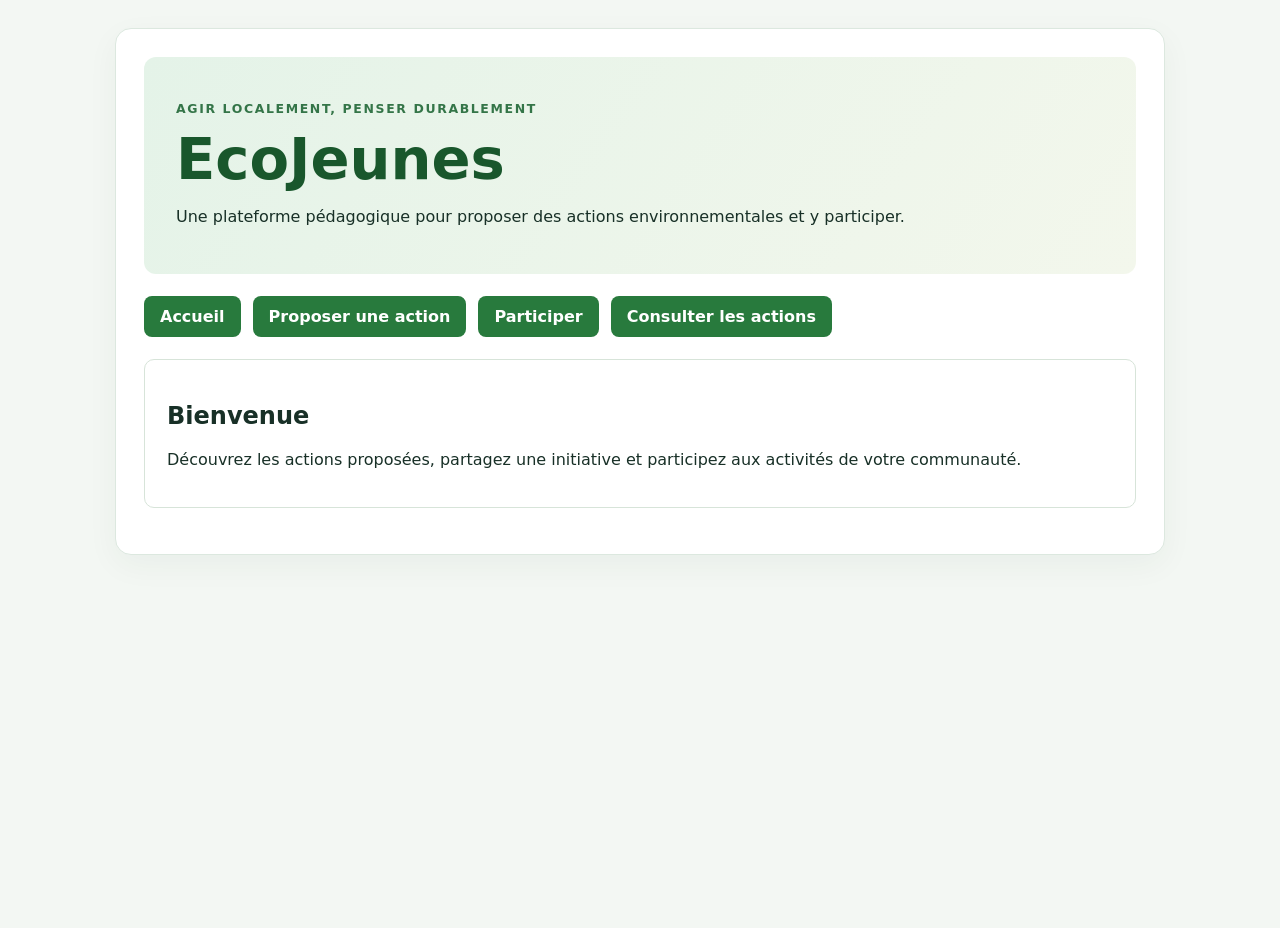
<file: index.html>
<!doctype html>
<html lang="fr">
<head><meta charset="utf-8"><meta name="viewport" content="width=device-width, initial-scale=1"><title>EcoJeunes — Actions environnementales</title><link rel="stylesheet" href="mesStyles1.css"></head>
<body><main class="container"><header class="hero"><p class="eyebrow">AGIR LOCALEMENT, PENSER DURABLEMENT</p><h1>EcoJeunes</h1><p>Une plateforme pédagogique pour proposer des actions environnementales et y participer.</p></header>
<nav class="menu" aria-label="Navigation principale"><a href="accueil.html">Accueil</a><a href="lanceraction.php">Proposer une action</a><a href="participer.php">Participer</a><a href="liste.php">Consulter les actions</a></nav>
<section class="panel"><h2>Bienvenue</h2><p>Découvrez les actions proposées, partagez une initiative et participez aux activités de votre communauté.</p></section></main></body></html>
</file>
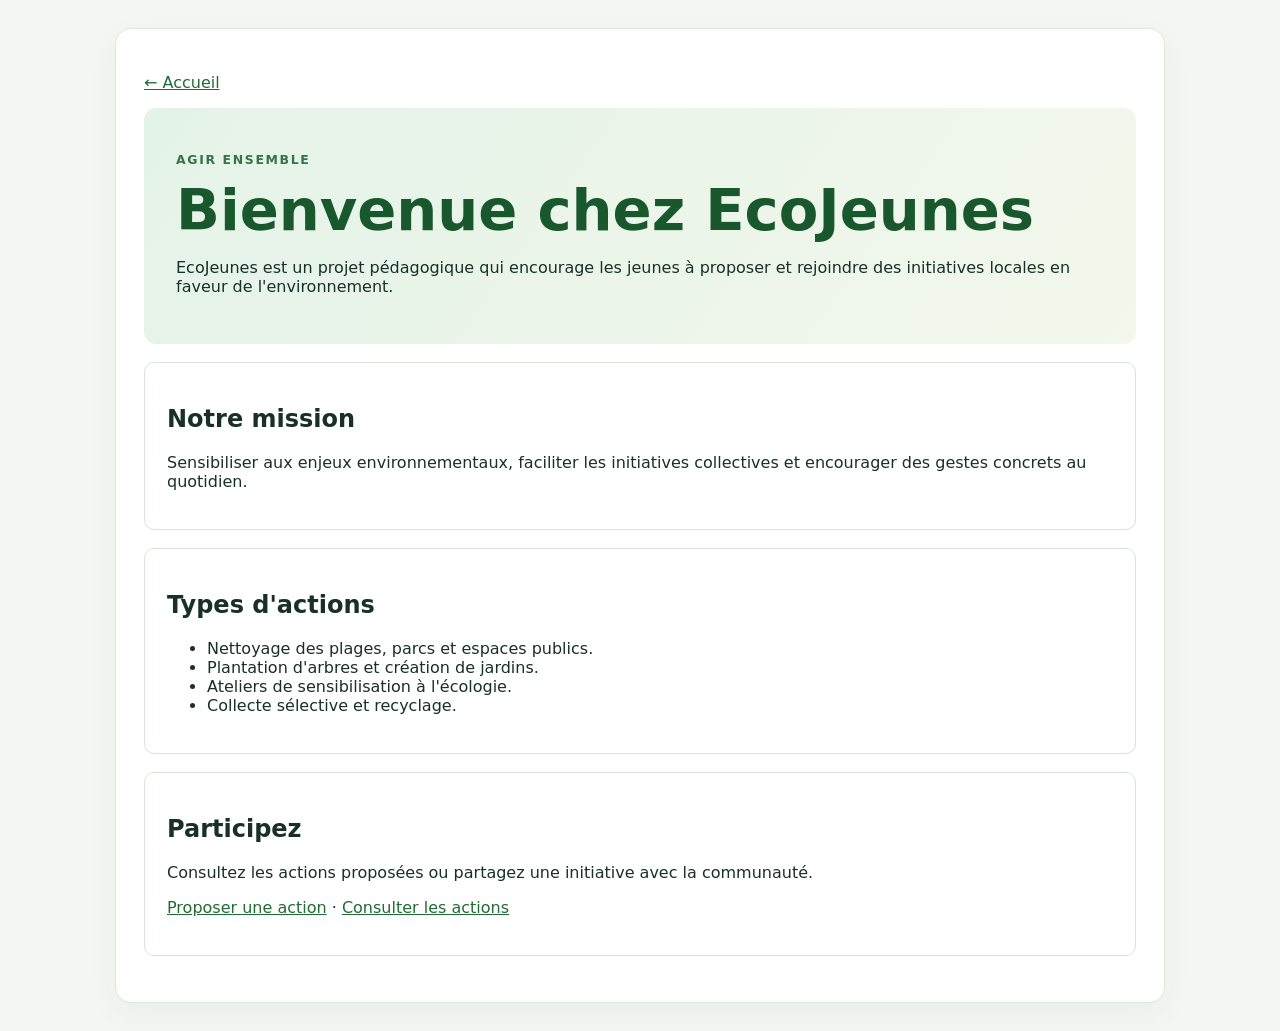
<file: accueil.html>
<!doctype html>
<html lang="fr"><head><meta charset="utf-8"><meta name="viewport" content="width=device-width, initial-scale=1"><title>Accueil — EcoJeunes</title><link rel="stylesheet" href="mesStyles1.css"></head>
<body><main class="container"><p><a href="index.html">← Accueil</a></p><section class="hero"><p class="eyebrow">AGIR ENSEMBLE</p><h1>Bienvenue chez EcoJeunes</h1><p>EcoJeunes est un projet pédagogique qui encourage les jeunes à proposer et rejoindre des initiatives locales en faveur de l'environnement.</p></section>
<section class="panel"><h2>Notre mission</h2><p>Sensibiliser aux enjeux environnementaux, faciliter les initiatives collectives et encourager des gestes concrets au quotidien.</p></section>
<section class="panel"><h2>Types d'actions</h2><ul><li>Nettoyage des plages, parcs et espaces publics.</li><li>Plantation d'arbres et création de jardins.</li><li>Ateliers de sensibilisation à l'écologie.</li><li>Collecte sélective et recyclage.</li></ul></section>
<section class="panel"><h2>Participez</h2><p>Consultez les actions proposées ou partagez une initiative avec la communauté.</p><p><a href="lanceraction.php">Proposer une action</a> · <a href="liste.php">Consulter les actions</a></p></section></main></body></html>
</file>
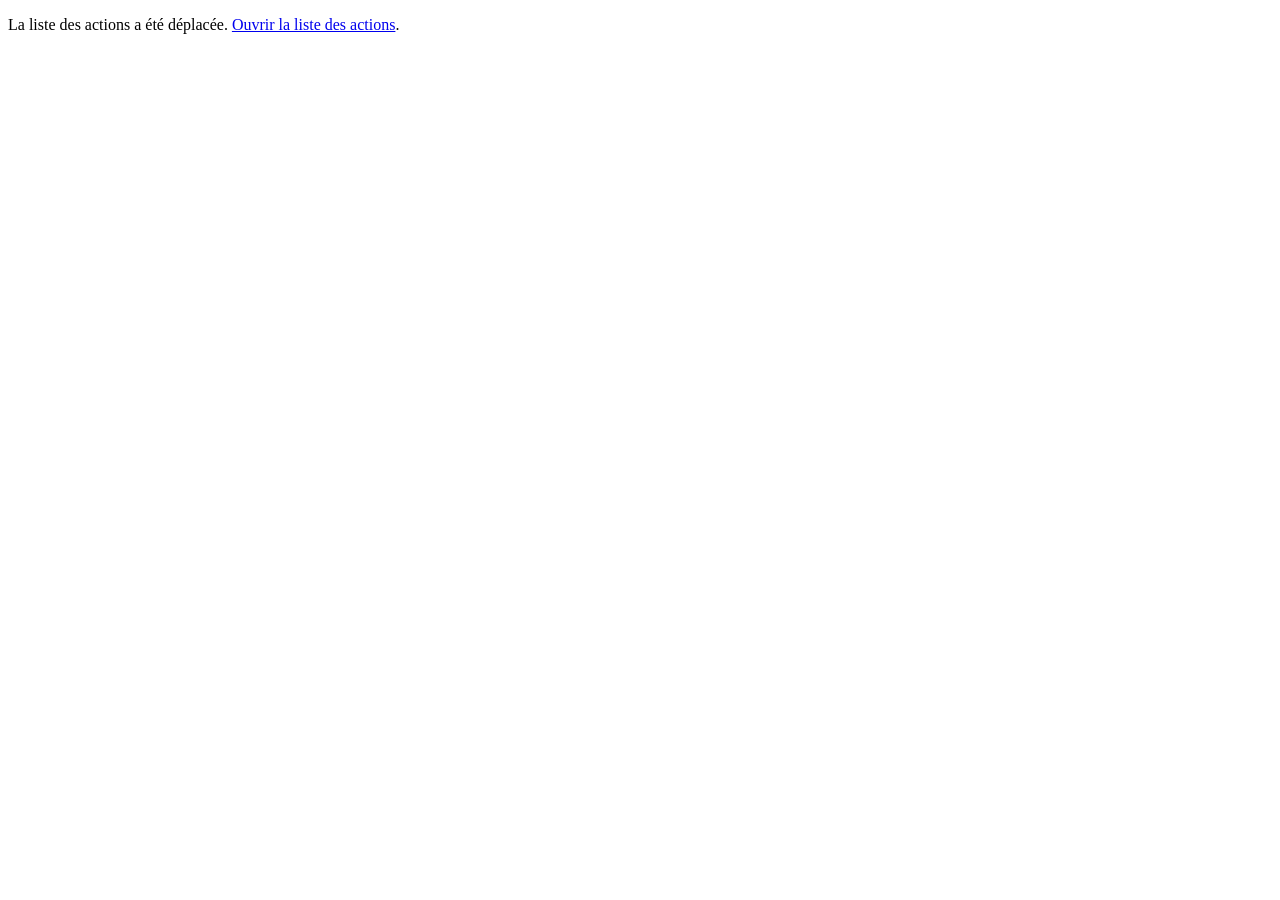
<file: liste.html>
<!doctype html>
<html lang="fr"><head><meta charset="utf-8"><meta http-equiv="refresh" content="0;url=liste.php"><meta name="viewport" content="width=device-width, initial-scale=1"><title>Liste des actions</title></head><body><p>La liste des actions a été déplacée. <a href="liste.php">Ouvrir la liste des actions</a>.</p></body></html>
</file>
<file: mesStyles1.css>
:root{font-family:system-ui,-apple-system,"Segoe UI",sans-serif;color:#183027;background:#f3f7f3}*{box-sizing:border-box}body{margin:0;min-height:100vh}.container{width:min(1050px,calc(100% - 32px));margin:28px auto;padding:28px;background:#fff;border:1px solid #dce8df;border-radius:16px;box-shadow:0 10px 32px #1646260c}.hero{padding:32px;border-radius:12px;background:linear-gradient(125deg,#e4f3e8,#f3f7ec)}.hero h1{font-size:clamp(2.2rem,5vw,3.6rem);line-height:1.08;margin:5px 0 12px;color:#19572c}.eyebrow{color:#347548;font-size:.78rem;font-weight:800;letter-spacing:.13em}.menu{display:flex;flex-wrap:wrap;gap:12px;margin:22px 0}.menu a,button{display:inline-block;padding:11px 16px;border:0;border-radius:8px;background:#287a3d;color:white;text-decoration:none;font:inherit;font-weight:700;cursor:pointer}.menu a:hover,button:hover{background:#1b5e20}.panel,fieldset{padding:22px;border:1px solid #d7e4d9;border-radius:10px;margin:18px 0}legend{padding:0 8px;font-weight:750}label{display:block;margin:13px 0 6px;font-weight:650}input,select{width:100%;max-width:560px;min-height:44px;padding:9px 11px;border:1px solid #acbdb0;border-radius:7px;font:inherit;background:white}.actions{display:flex;flex-wrap:wrap;gap:10px;margin-top:20px}button.secondary{background:#e8eee9;color:#26382b}.success{padding:14px;border-radius:8px;background:#e6f5e9;color:#1c6330}.alert{padding:14px;border-radius:8px;background:#fff0e8;color:#944b2a}.hint{color:#627268;font-size:.9rem}.filters{display:grid;grid-template-columns:repeat(3,minmax(0,1fr)) auto auto;gap:12px;align-items:end;margin:20px 0}.filters label{margin:0}.filters input,.filters select{width:100%}.table-wrap{overflow-x:auto}table{width:100%;border-collapse:collapse}th,td{padding:12px;border-bottom:1px solid #e3eae4;text-align:left}th{background:#edf5ee}a{color:#216b35}@media(max-width:640px){.container{margin:14px auto;padding:18px}.hero{padding:22px}.actions{flex-direction:column}.actions>*{width:100%;text-align:center}.filters{grid-template-columns:1fr}}
</file>
